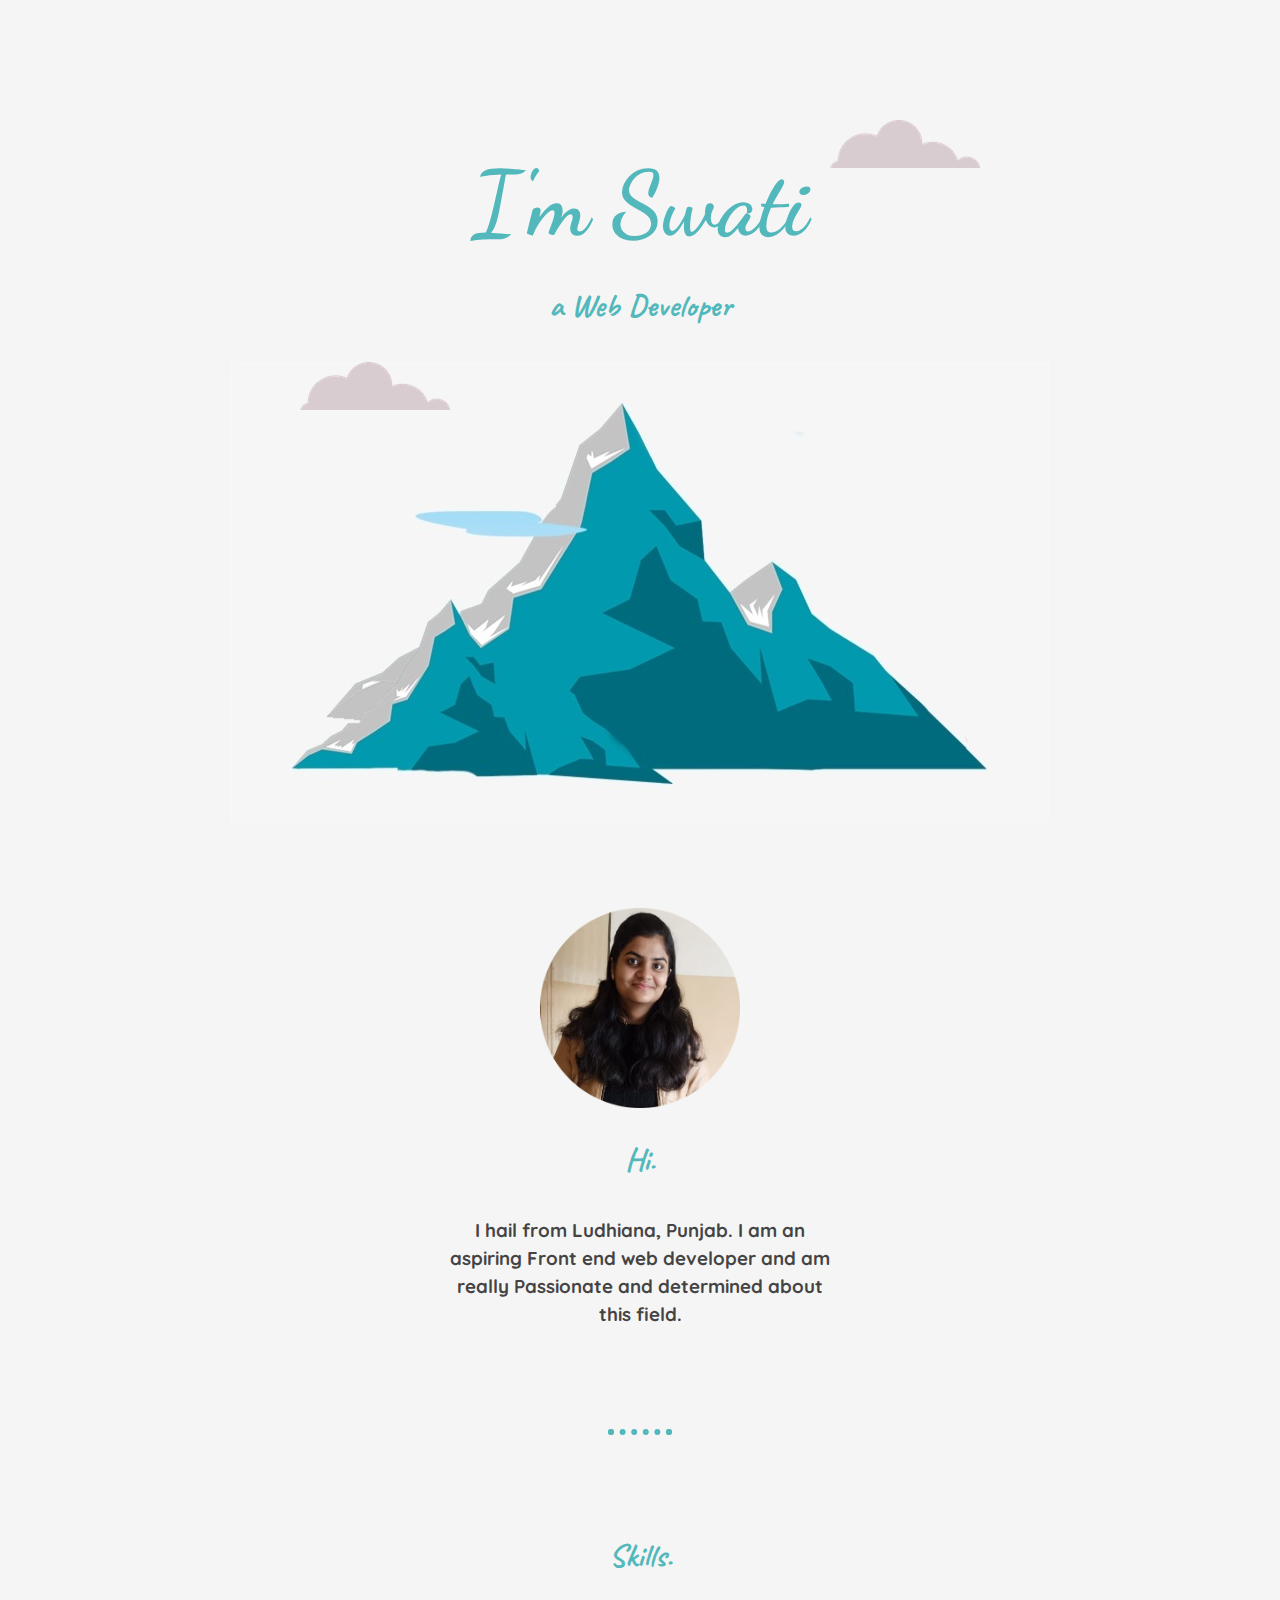
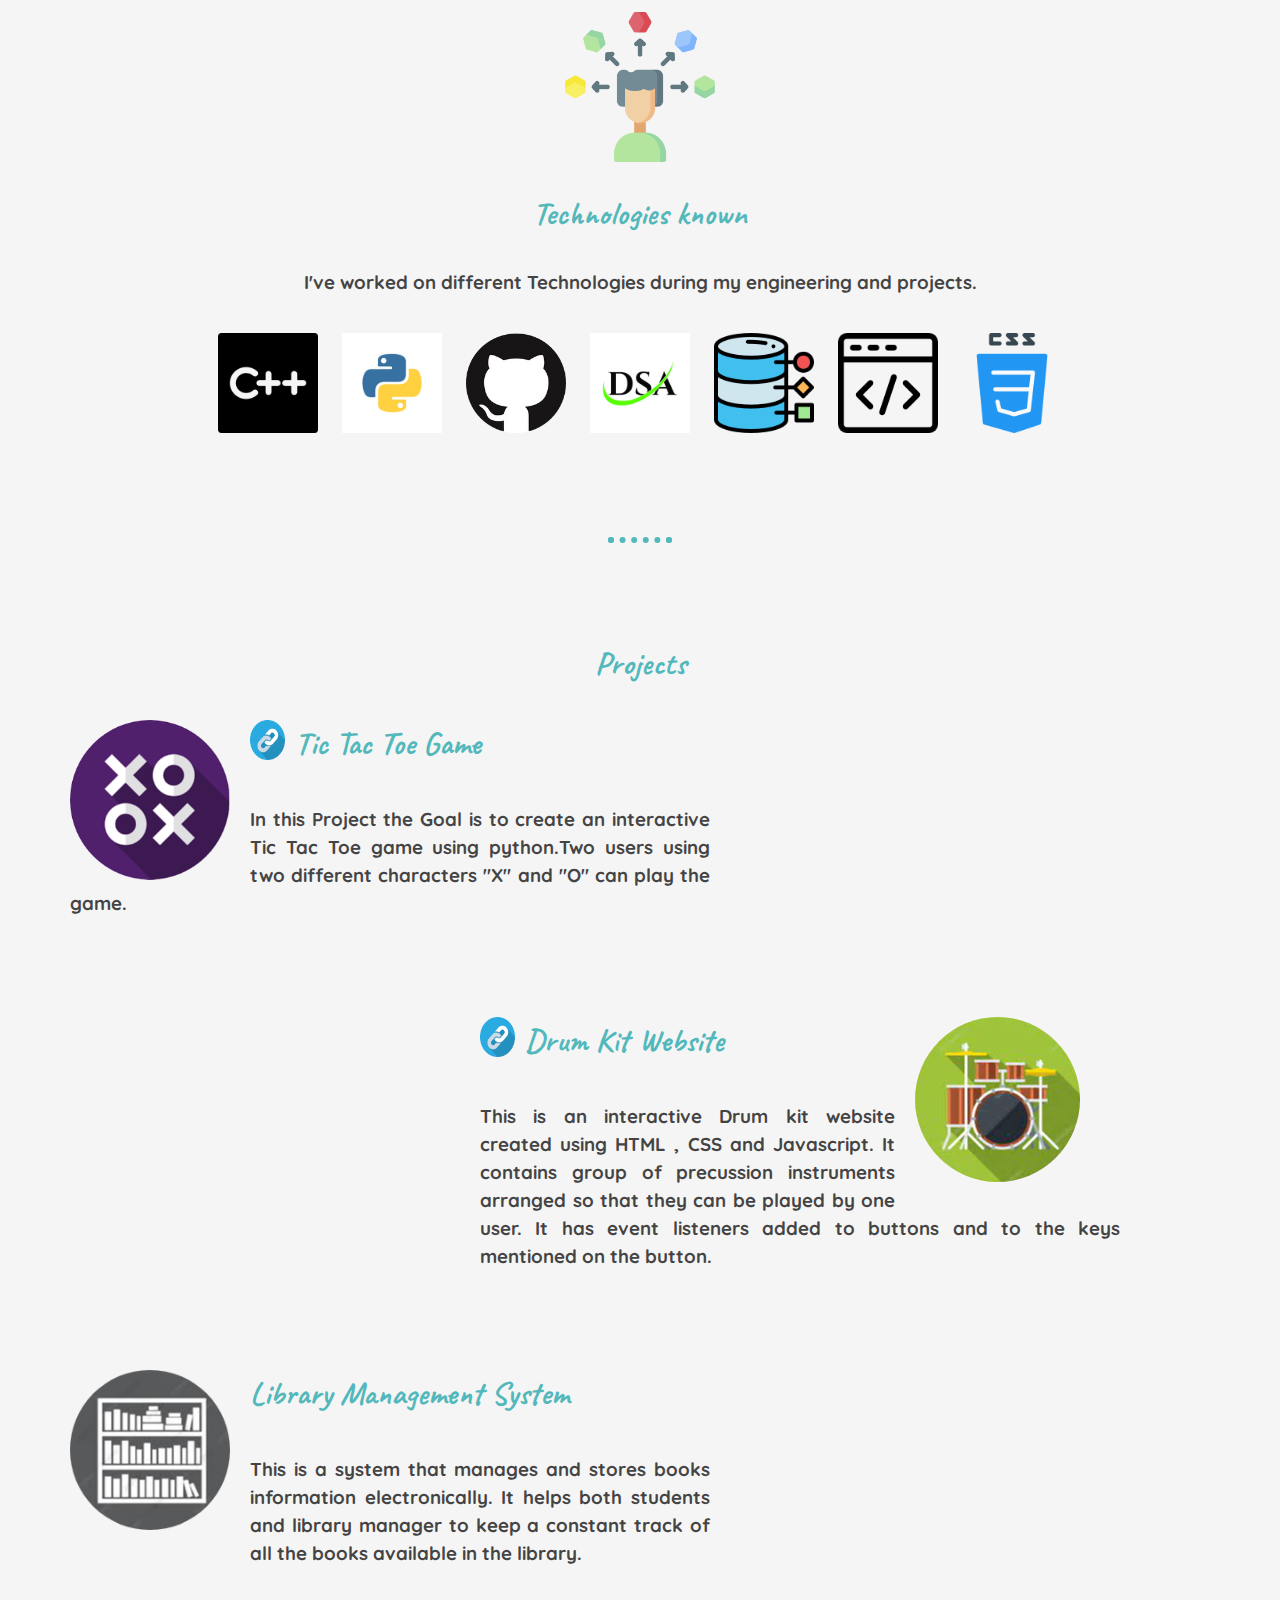
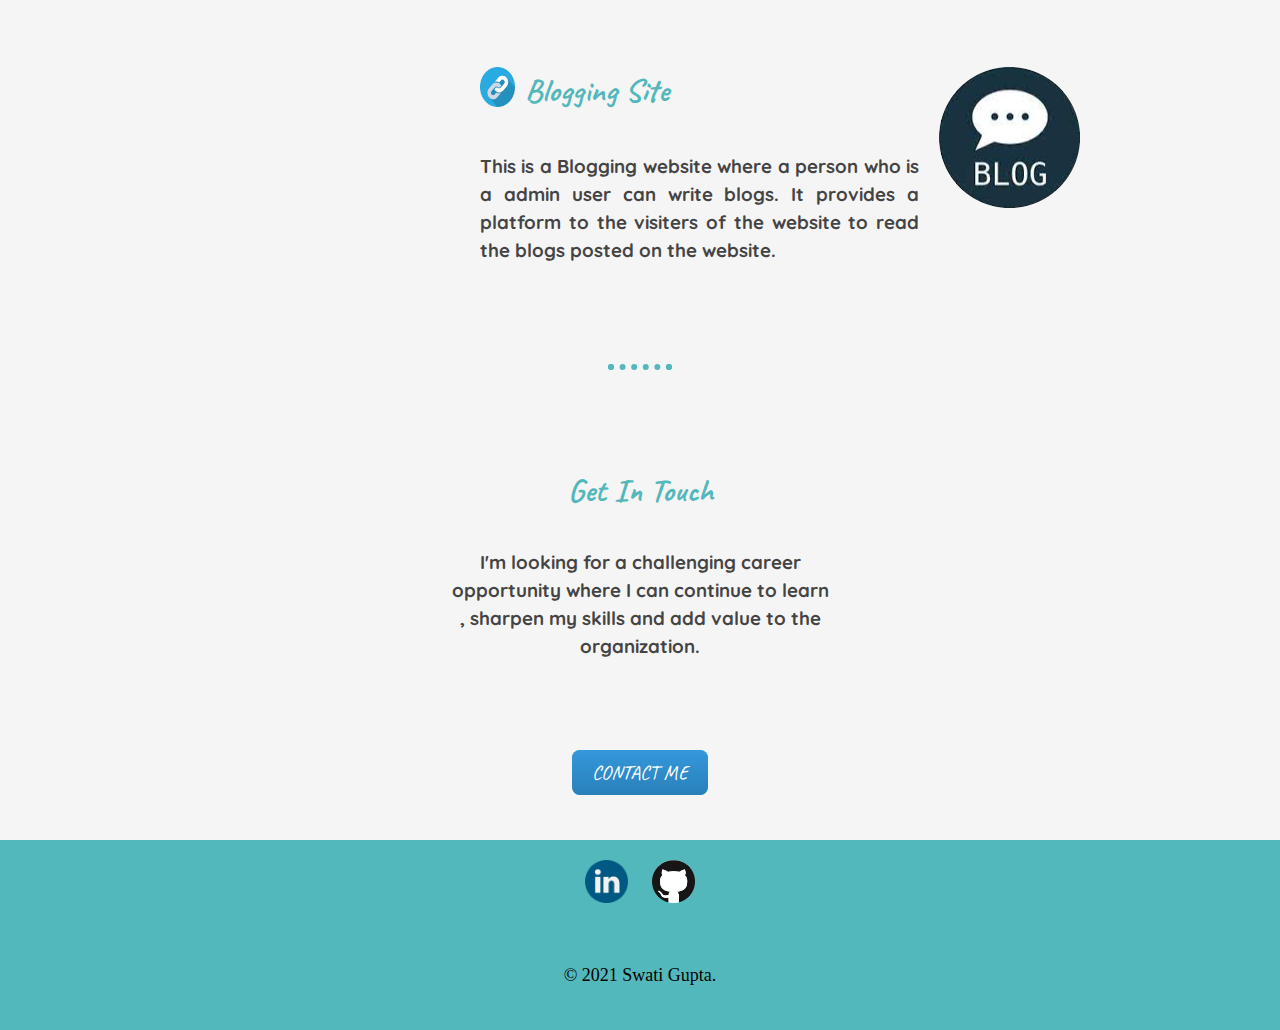
<file: index.html>
<!DOCTYPE html>
<html lang="en" dir="ltr">
  <head>
    <meta charset="utf-8">
    <title>Swati gupta</title>
    <link rel="stylesheet" href="css/styles1.css">
    <link rel="icon" href="favicon.ico">
    <link rel="preconnect" href="https://fonts.googleapis.com">
<link rel="preconnect" href="https://fonts.gstatic.com" crossorigin>
<link href="<link rel="preconnect" href="https://fonts.googleapis.com">
<link rel="preconnect" href="https://fonts.gstatic.com" crossorigin>
<link rel="preconnect" href="https://fonts.googleapis.com">
<link rel="preconnect" href="https://fonts.gstatic.com" crossorigin>
<link rel="preconnect" href="https://fonts.googleapis.com">
<link rel="preconnect" href="https://fonts.gstatic.com" crossorigin>
<link rel="preconnect" href="https://fonts.googleapis.com">
<link rel="preconnect" href="https://fonts.gstatic.com" crossorigin>
<link href="https://fonts.googleapis.com/css2?family=Caveat&family=Dancing+Script&family=Quicksand:wght@300&display=swap" rel="stylesheet">

  <div class="Top-Container">
    <img class="Top-cloud"src="Images/cloud.png" alt="cloud image">
    <h1> I'm Swati </h1>
    <h2>a  Web Developer</h2>
   <img class="Bottom-cloud"src="Images/cloud.png" alt="cloud pic">
    <img class ="mountain" src="Images/Mountain1.jpeg" alt="mountain pic">
  </div>
  <div class="middle-container">
    <div class="profile">
      <img class="profile-img"src="Images/profile-pic.png" alt="profile pic">
      <h2>Hi.</h2>
      <h3 class="intro">I hail from Ludhiana, Punjab. I am an aspiring Front end web developer and am really Passionate and determined about this field. </h3>
    </div>
    <hr>
    <div class="skills">
      <h2> Skills.</h2>
      <div class="skill-row">
        <img class = "image-skill"src="Images/skill.png" alt="skill pic">
      <h2>Technologies known</h2>
        <h3> I've worked on different Technologies during my engineering and projects.</h3>
      </div>
      <div class="skill-row">
        <img class="Techno" src="Images/c-logo.png" alt="c++">
        <img class="Techno" src="Images/python.jpg" alt="python">
        <img class="Techno" src="Images/github icon.png" alt="git">
        <img class="Techno" src="Images/Dsa logo.jpg" alt="DSA">
        <img class="Techno" src="Images/DBMS logo.png" alt="DBMS">
        <img class="Techno" src="Images/HTML logo.png" alt="HTML">
        <img class="Techno" src="Images/css logo.png" alt="CSS">

      </div>
    </div>
    <hr>
    <div class="projects">
      <h2>Projects</h2>
      <div class="Tic-tac-toe">
        <img class="tic-tac-toe-image" src="Images/tic-tac-toe icon.png" alt="tic-tac-toe image">
        <a href="https://github.com/swatigupta99/Tic-Tac-Toe-game"target="blank"><img class="link-icon"   src="Images/link-icon.png" alt="link-img"></a>
        <h2>Tic Tac Toe Game</a></h2>
        <h3>In this Project the Goal is to create an interactive Tic Tac Toe game using python.Two users using two different characters "X" and "O" can play the game.
        </h3>
      </div>

        <div class="drum-kit">
          <img class="drum-kit-image" src="Images/drum-kit icon.png" alt="drum-kit image">
          <a href="https://swatigupta99.github.io/DrumKit/"target="blank"><img class="link-icon"  src="Images/link-icon.png" alt="link-img"></a>
          <h2>Drum Kit Website</h2>
          <h3> This is an interactive Drum kit website created using HTML , CSS and Javascript. It contains group of precussion instruments arranged so that they can be played by one user. It has event listeners added to buttons and to the keys mentioned on the button.</h3>
        </div>
      
      <div class="Library-Management">
        <img class="library-image" src="Images/library.png" alt="Library image">
        <h2>Library Management System</h2>
        <h3> This is a system that manages and stores books information electronically. It helps both students and library manager to keep a constant track of all the books available in the library.</h3>

      </div>
      <div class="Blogging-Site">
        <img class="blog-icon-image" src="Images/blog.icon-modified.png" alt="Blog image">
        <a href="https://radiant-dawn-68906.herokuapp.com/" target="blank"><img class="link-icon"  src="Images/link-icon.png" alt="link-img"></a>
        <h2>Blogging Site</h2>
        <h3>This is a Blogging website where a person who is a admin user can write blogs. It provides a platform to the visiters of the website to read the blogs posted on the website.</h3>
      </div>

    </div>
<hr>


  <div class="contact-me">
      <h2>Get In Touch</h2>
      <h3 class="end">I'm looking for a challenging career opportunity where I can continue to learn , sharpen my skills and add value to the organization.</h3>
      <a class="btn" href="mailto:swatigupta110899@gmail.com">CONTACT ME</a>
    </div>



  <div class="bottom-container">
    <a  href="https://www.linkedin.com/in/swati-gupta-95b594199/" target="blank">
    <img class="linkedin-img" src="Images/linkedin.png" alt="linkedin image"></a>
  <a  href="https://github.com/swatigupta99" target="blank">
  <img class="github-img"  src="Images/github icon.png" alt="github image"></a>
    <p>© 2021 Swati Gupta.</p>
  </div>

  <body>
  </body>
</html>
</file>
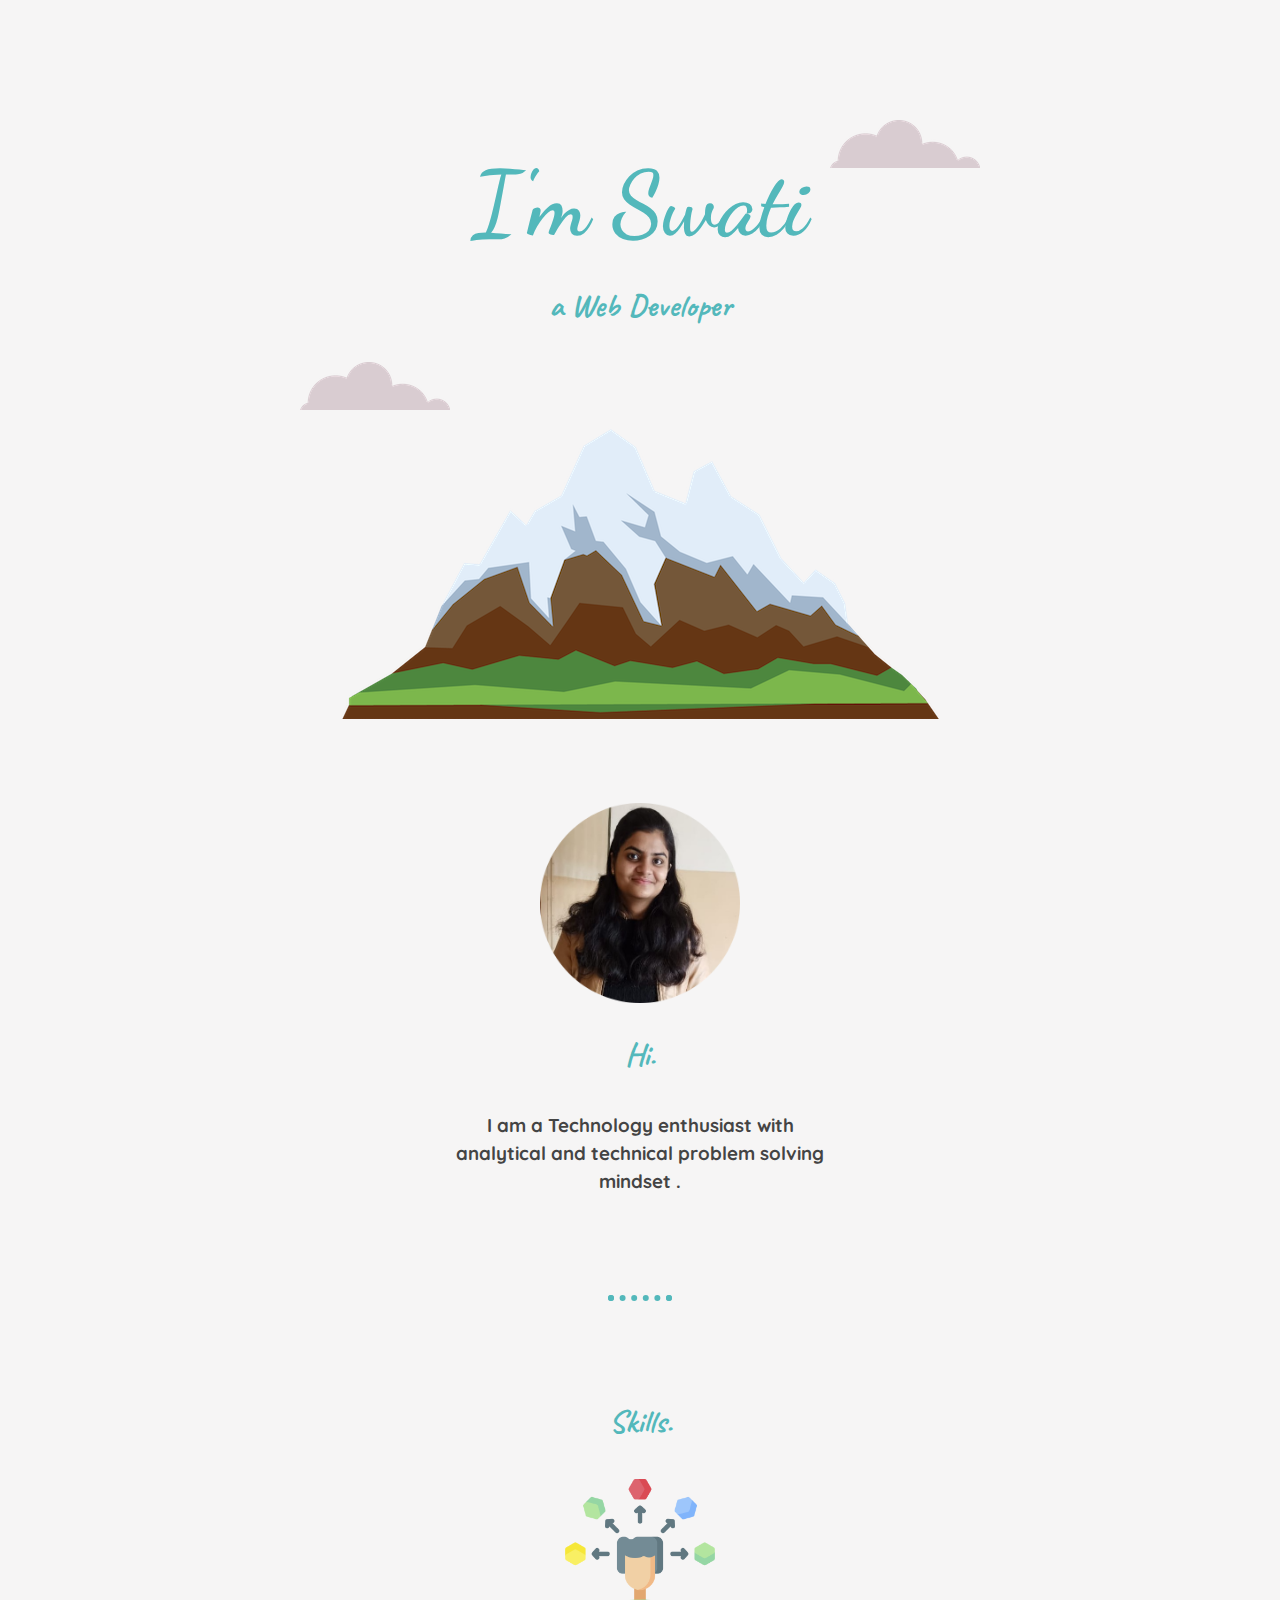
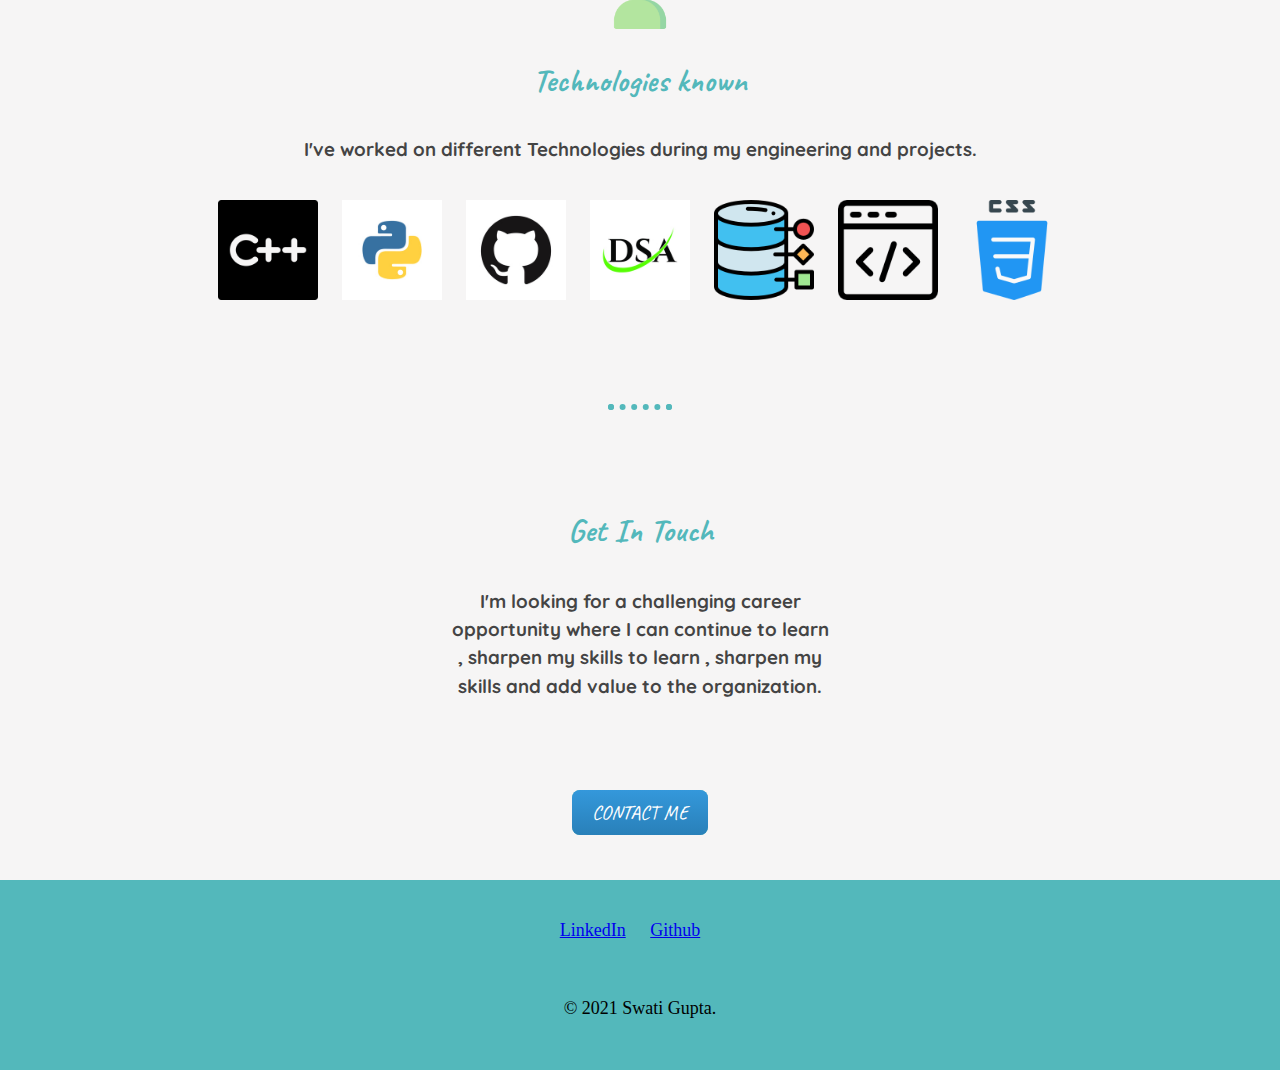
<file: index1.html>
<!DOCTYPE html>
<html lang="en" dir="ltr">
  <head>
    <meta charset="utf-8">
    <title>Swati gupta</title>
    <link rel="stylesheet" href="css/styles1.css">
    <link rel="icon" href="favicon.ico">
    <link rel="preconnect" href="https://fonts.googleapis.com">
<link rel="preconnect" href="https://fonts.gstatic.com" crossorigin>
<link href="<link rel="preconnect" href="https://fonts.googleapis.com">
<link rel="preconnect" href="https://fonts.gstatic.com" crossorigin>
<link rel="preconnect" href="https://fonts.googleapis.com">
<link rel="preconnect" href="https://fonts.gstatic.com" crossorigin>
<link rel="preconnect" href="https://fonts.googleapis.com">
<link rel="preconnect" href="https://fonts.gstatic.com" crossorigin>
<link rel="preconnect" href="https://fonts.googleapis.com">
<link rel="preconnect" href="https://fonts.gstatic.com" crossorigin>
<link href="https://fonts.googleapis.com/css2?family=Caveat&family=Dancing+Script&family=Quicksand:wght@300&display=swap" rel="stylesheet">
  <div class="Top-Container">
    <img class="Top-cloud"src="Images/cloud.png" alt="cloud image">
    <h1> I'm Swati </h1>
    <h2>a  Web Developer</h2>
   <img class="Bottom-cloud"src="Images/cloud.png" alt="cloud pic">
    <img src="Images/mountain.png" alt="mountain pic">
  </div>
  <div class="middle-container">
    <div class="profile">
      <img class="profile-img"src="Images/profile-pic.png" alt="profile pic">
      <h2>Hi.</h2>
      <h3 class="intro">I am a Technology enthusiast with analytical and technical problem solving mindset .</h3>
    </div>
    <hr>
    <div class="skills">
      <h2> Skills.</h2>
      <div class="skill-row">
        <img class = "image-skill"src="Images/skill.png" alt="skill pic">
      <h2>Technologies known</h2>
        <h3> I've worked on different Technologies during my engineering and projects.</h3>
      </div>
      <div class="skill-row">
        <img class="Techno" src="Images/c-logo.png" alt="c++">
        <img class="Techno" src="Images/python.jpg" alt="python">
        <img class="Techno" src="Images/git logo.jpg" alt="git">
        <img class="Techno" src="Images/Dsa logo.jpg" alt="DSA">
        <img class="Techno" src="Images/DBMS logo.png" alt="DBMS">
        <img class="Techno" src="Images/HTML logo.png" alt="HTML">
        <img class="Techno" src="Images/css logo.png" alt="CSS">

      </div>
    </div>
    <hr>
    <div class="contact-me">
      <h2>Get In Touch</h2>
      <h3 class="end">I'm looking for a challenging career opportunity where I can continue to learn , sharpen my skills to learn , sharpen my skills and add value to the organization.</h3>
      <a class="btn" href="mailto:name@email.com">CONTACT ME</a>
    </div>
  </div>


  <div class="bottom-container">
    <a class="footer-link" href="https://www.linkedin.com/">LinkedIn</a>
    <a class="footer-link" href="https://github.com//">Github</a>
    <p>© 2021 Swati Gupta.</p>
  </div>

  <body>
  </body>
</html>
</file>
<file: css/styles1.css>
body{
  margin: 0;
  text-align: center;
  font-family: 'Vollkorn', serif;


}
h1{
  font-size: 5.625rem;
  margin-top: 50px;
  font-family: 'Dancing Script', cursive;
  margin-bottom: 0;
  color: #53B8BB;

}
h2{
font-family: 'Caveat', cursive;
  font-size: 2rem;
  color: #53B8BB;
  font-weight: normal;
    margin-top: : 0px;
    font-weight: bold;
    padding-bottom: 10px;
}
h3{
  font-family: 'Quicksand', sans-serif;
  color: #444444;
}


.Top-Container{
  background-color: #F6F5F5;
  position: relative;
  padding-top: 100px;
width:auto;

}
.profile{
  border-top:0px;
  border-bottom: 0px;
  border-right: 0px;
  border-left :0px;
  margin-bottom: 0px;
  margin-top: 0px;



}
.bottom-container{
  background-color: #53B8BB;

  height: 150px;
  font-size: large;
  padding: 20px;
  line-height: 60px;



}
.Bottom-cloud{
  position: absolute;
  left: 300px;
  margin-bottom: 300px

}
.Top-cloud{
  position: absolute;
  right: 300px;
  margin-top:20px;

}
.skill-row{
  width: 100%;

  margin-top: 0;
  text-align: center;
  display:inline-block;

}
.image-skill{
  height: 150px;
  width:150px;
}
.c-img{
  width: 25%;
}
.python-img{
  width: 25%;
}
hr{
  border: dotted #53B8BB 6px;
  border-bottom: none;
  width: 4%;
  margin: 100px auto;
}


.profile-img{
  margin-top: 80px;
  width: 200px;
  height:200px;
}

.Techno{
  width:100px;
  height:100px;
  margin-right: 10px;
margin-left: 10px;
margin-top: 20px;
}
.intro{
  width: 30%;
  margin: auto;
    line-height: 1.5;
}
.end{
  width: 30%;
  margin:auto;
  line-height: 1.5;
  margin-bottom:100px;
}
.btn {
  background: #53B8BB;
  background-image: -webkit-linear-gradient(top, #3498db, #2980b9);
  background-image: -moz-linear-gradient(top, #3498db, #2980b9);
  background-image: -ms-linear-gradient(top, #3498db, #2980b9);
  background-image: -o-linear-gradient(top, #3498db, #2980b9);
  background-image: linear-gradient(to bottom, #3498db, #2980b9);
  -webkit-border-radius: 8;
  -moz-border-radius: 8;
  border-radius: 8px;
  font-family: 'Caveat', cursive;
  color: #ffffff;
  font-size: 20px;
  padding: 10px 20px 10px 20px;
  text-decoration: none;
}

.btn:hover {
  background: #3cb0fd;
  background-image: -webkit-linear-gradient(top, #3cb0fd, #3498db);
  background-image: -moz-linear-gradient(top, #3cb0fd, #3498db);
  background-image: -ms-linear-gradient(top, #3cb0fd, #3498db);
  background-image: -o-linear-gradient(top, #3cb0fd, #3498db);
  background-image: linear-gradient(to bottom, #3cb0fd, #3498db);
  text-decoration: none;
}
p{
  margin-bottom: 0px;
}
.footer-link{
  padding-right: 20px;
}
.contact-me{
  height:370px;
  background-color: #F6F5F5;
}
.middle-container{
  background-color: #f6f5f5;
}
.tic-tac-toe-image{

  width:25%;
  float:left;

  margin-right: 20px;
}
.Tic-tac-toe{
  width: 50%;
  text-align: justify;
  text-justify: inter-word;
  margin-bottom: 100px;
  line-height: 1.5;
  margin-left: 70px;

}
.drum-kit{
  width:50%;
  text-align: justify;
  text-justify: inter-word;
  margin-left: 480px;
    line-height: 1.5;
    margin-bottom: 100px;
  margin-right:40px;
}
.drum-kit-image{
float:right;
margin-left: 20px;
margin-bottom: 20px;
margin-right: 40px;
}
.linkedin-img{
  width: 43px;
  height: 43px;
  margin-right: 20px;

}
.github-img{
    width:43px;
    height:43px;
}
.library-image{

  width:25%;
  float:left;

  margin-right: 20px;
  margin-bottom:20px;
}
.Library-Management{
  width: 50%;
  text-align: justify;
  text-justify: inter-word;
  margin-bottom: 100px;
  line-height: 1.5;
  margin-left: 70px;
}
.Blogging-Site{
  
    width:50%;
    text-align: justify;
    text-justify: inter-word;
    margin-left: 480px;
    line-height: 1.5;
    margin-bottom: 100px;
    margin-right:40px;


}
.blog-icon-image{
  float:right;
margin-left: 20px;
margin-bottom: 20px;
margin-right: 40px;
}
.link-icon{
  float:left;
  height:40px;
  width: 35px;
  margin-right: 10px;
}
</file>
